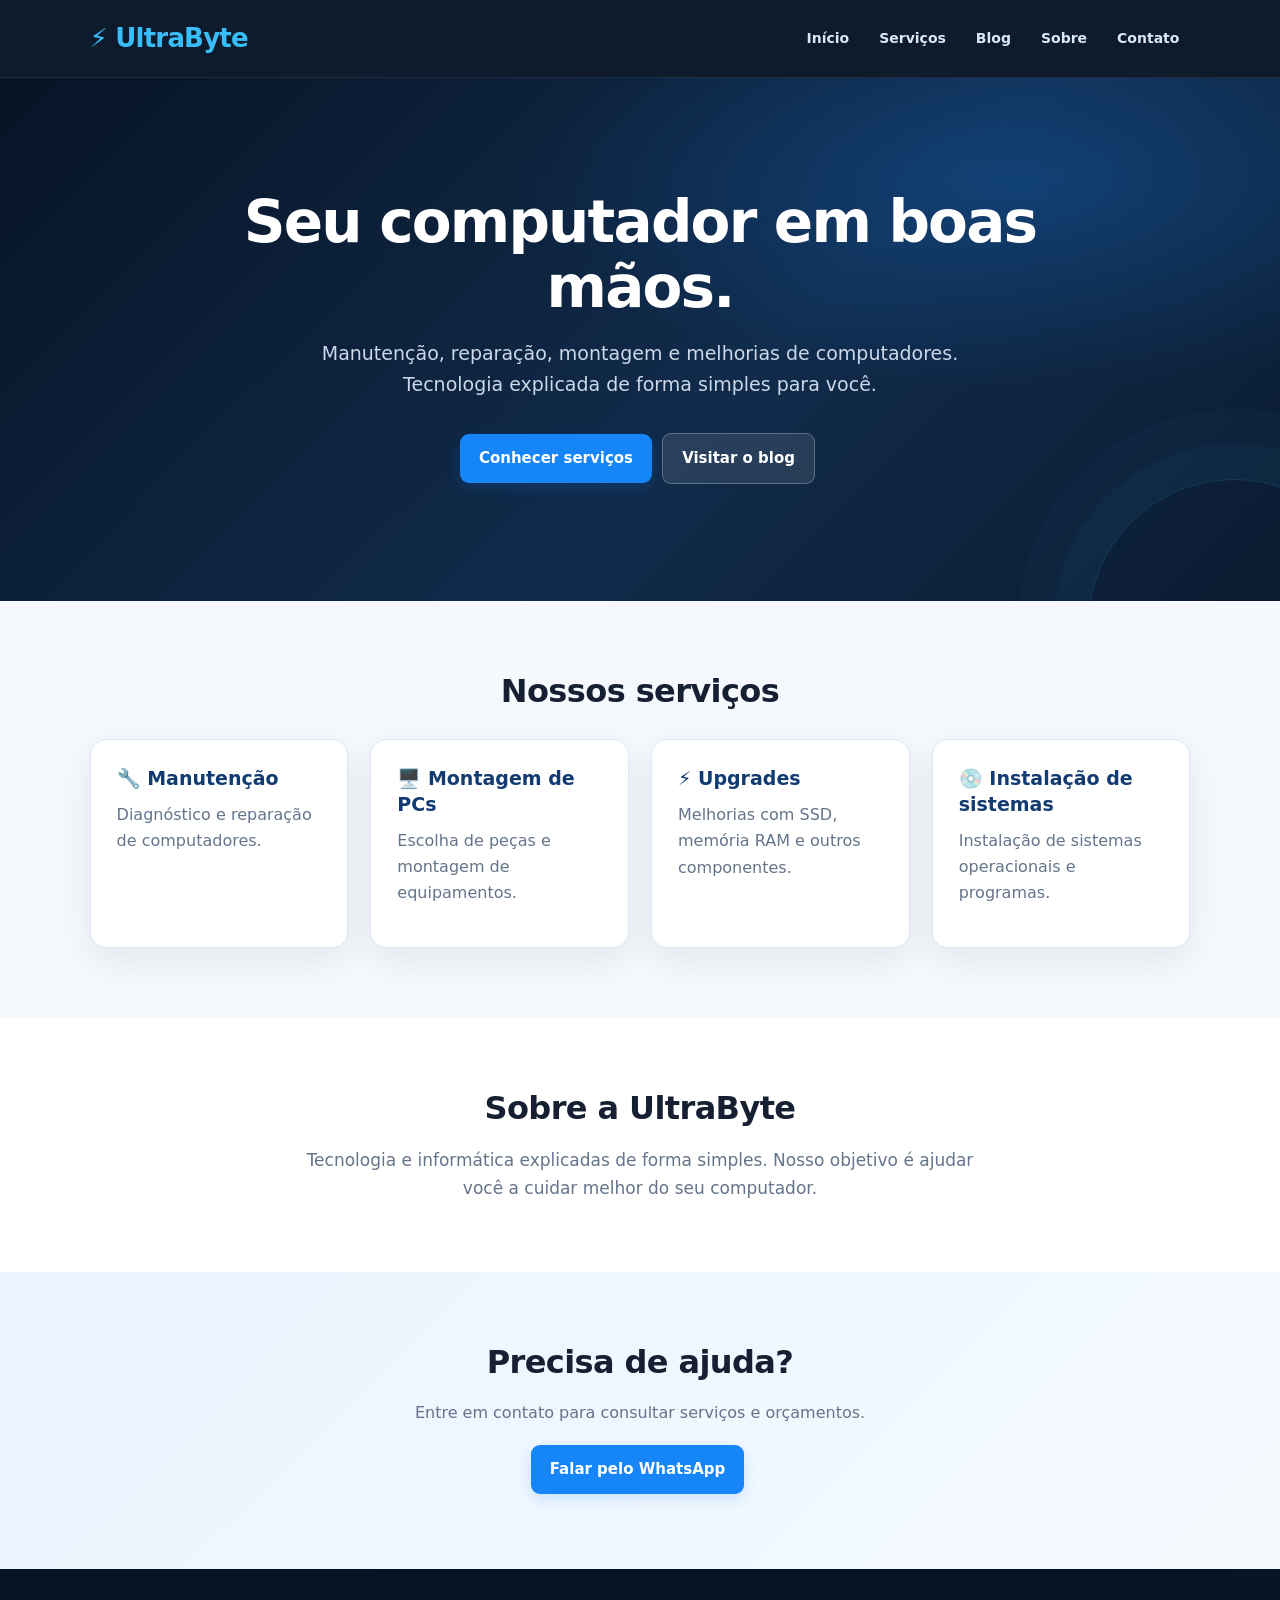
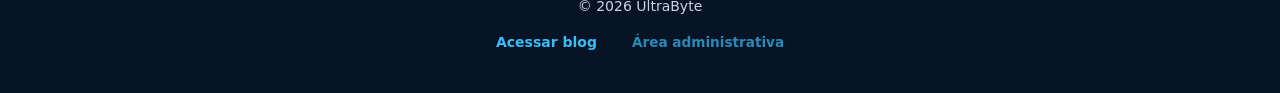
<file: index.html>
<!DOCTYPE html>
<html lang="pt-BR">
<head>
  <meta charset="UTF-8">
  <meta name="viewport" content="width=device-width, initial-scale=1">
  <title>UltraByte | Informática</title>
  <meta name="description" content="UltraByte: manutenção, reparação, montagem e melhoria de computadores.">
  <link rel="stylesheet" href="style.css">

  <style>
    /* Área administrativa integrada */
    #adminArea {
      max-width: 1000px;
      margin: 35px auto;
      padding: 20px;
      color: #eef3ff;
      background: #101a2d;
      border: 1px solid #2b3c59;
      border-radius: 14px;
    }

    #adminArea[hidden] { display: none; }

    #adminArea input,
    #adminArea textarea {
      display: block;
      width: 100%;
      box-sizing: border-box;
      margin: 7px 0 15px;
      padding: 12px;
      color: #fff;
      background: #091120;
      border: 1px solid #354765;
      border-radius: 8px;
      font: inherit;
    }

    #adminArea textarea {
      min-height: 220px;
      font-family: monospace;
    }

    #adminArea button {
      margin: 4px;
      padding: 10px 14px;
      cursor: pointer;
      border: 0;
      border-radius: 7px;
      font-weight: bold;
    }

    #adminArea .admin-primary {
      color: #061326;
      background: #69adff;
    }

    #adminArea .admin-secondary {
      color: #fff;
      background: #293954;
    }

    #adminArea .admin-delete {
      color: #fff;
      background: #8a2d40;
    }

    #adminStatus {
      padding: 10px;
      overflow-wrap: anywhere;
      border-radius: 7px;
      background: #091120;
    }

    #adminArticles {
      display: grid;
      gap: 10px;
    }

    .admin-article {
      display: flex;
      justify-content: space-between;
      align-items: center;
      flex-wrap: wrap;
      gap: 10px;
      padding: 12px;
      border: 1px solid #354765;
      border-radius: 8px;
    }

    .admin-article small {
      display: block;
      overflow-wrap: anywhere;
    }

    #adminArea .admin-grid {
      display: grid;
      grid-template-columns: 1fr 1fr;
      gap: 12px;
    }

    #adminArea label { font-weight: bold; }

    .admin-help {
      color: #aab9d3;
      font-size: .9rem;
    }

    .admin-hidden { display: none !important; }

    .admin-footer-link {
      font-size: .85rem;
      opacity: .7;
      text-decoration: none;
    }

    .admin-footer-link:hover {
      opacity: 1;
      text-decoration: underline;
    }

    @media (max-width: 600px) {
      #adminArea .admin-grid { grid-template-columns: 1fr; }
    }
  </style>
</head>

<body>
  <header class="topo">
    <a class="logo" href="index.html">⚡ UltraByte</a>
    <nav aria-label="Menu principal">
      <a href="index.html">Início</a>
      <a href="#servicos">Serviços</a>
      <a href="blog.html">Blog</a>
      <a href="#sobre">Sobre</a>
      <a href="#contato">Contato</a>
    </nav>
  </header>

  <main>
    <section class="hero" id="inicio">
      <h1>Seu computador em boas mãos.</h1>
      <p>Manutenção, reparação, montagem e melhorias de computadores. Tecnologia explicada de forma simples para você.</p>
      <a class="botao" href="#servicos">Conhecer serviços</a>
      <a class="botao secundario" href="blog.html">Visitar o blog</a>
    </section>

    <section id="servicos">
      <h2>Nossos serviços</h2>
      <div class="grade">
        <article class="card">
          <h3>🔧 Manutenção</h3>
          <p>Diagnóstico e reparação de computadores.</p>
        </article>
        <article class="card">
          <h3>🖥️ Montagem de PCs</h3>
          <p>Escolha de peças e montagem de equipamentos.</p>
        </article>
        <article class="card">
          <h3>⚡ Upgrades</h3>
          <p>Melhorias com SSD, memória RAM e outros componentes.</p>
        </article>
        <article class="card">
          <h3>💿 Instalação de sistemas</h3>
          <p>Instalação de sistemas operacionais e programas.</p>
        </article>
      </div>
    </section>

    <section class="sobre" id="sobre">
      <h2>Sobre a UltraByte</h2>
      <p>Tecnologia e informática explicadas de forma simples. Nosso objetivo é ajudar você a cuidar melhor do seu computador.</p>
    </section>

    <section class="contato" id="contato">
      <h2>Precisa de ajuda?</h2>
      <p>Entre em contato para consultar serviços e orçamentos.</p>
      <a class="botao" href="https://wa.me/5511999999999"
         target="_blank" rel="noopener noreferrer">
        Falar pelo WhatsApp
      </a>
    </section>

    <!-- PAINEL ADMINISTRATIVO NO MESMO INDEX -->
    <section id="adminArea" hidden>
      <h2>⚙️ Área administrativa UltraByte</h2>
      <p id="adminStatus" role="status" aria-live="polite">
        Painel pronto para uso. Faça login abaixo.
      </p>

      <div id="adminLogin">
        <h3>Entrar no painel</h3>
        <p class="admin-help">
          Use a senha administrativa configurada no Worker.
          Não coloque seu token GitHub aqui.
        </p>

        <form id="adminLoginForm">
          <label for="adminPassword">Senha administrativa</label>
          <input id="adminPassword" type="password"
                 autocomplete="current-password" required>
          <button class="admin-primary" type="submit">Entrar</button>
        </form>
      </div>

      <div id="adminDashboard" class="admin-hidden">
        <div style="display:flex;gap:8px;flex-wrap:wrap;align-items:center;justify-content:space-between">
          <h3>Artigos HTML</h3>
          <div>
            <button class="admin-secondary" id="adminRefresh" type="button">Atualizar</button>
            <button class="admin-secondary" id="adminLogout" type="button">Sair</button>
          </div>
        </div>

        <div id="adminArticles"></div>

        <hr style="margin:25px 0;border-color:#354765">

        <h3 id="adminFormTitle">Criar artigo</h3>
        <form id="adminArticleForm">
          <div class="admin-grid">
            <div>
              <label for="adminSlug">Nome do arquivo</label>
              <input id="adminSlug" placeholder="guia-de-informatica"
                     pattern="[a-z0-9]+(?:-[a-z0-9]+)*"
                     maxlength="100" required>
              <p class="admin-help">Será salvo como artigos/nome-do-arquivo.html</p>
            </div>
            <div>
              <label for="adminTitle">Título do artigo</label>
              <input id="adminTitle" maxlength="180" required>
            </div>
          </div>

          <label for="adminHtml">Conteúdo HTML</label>
          <textarea id="adminHtml" spellcheck="false"
                    placeholder="Escreva ou cole o HTML do artigo aqui..."
                    required></textarea>

          <div>
            <button class="admin-primary" id="adminSave" type="submit">
              Salvar artigo no GitHub
            </button>
            <button class="admin-secondary" id="adminNew" type="button">
              Novo artigo
            </button>
          </div>
        </form>
        <p class="admin-help">
          As alterações são gravadas no repositório pelo Worker.
          A atualização pública do GitHub Pages pode levar alguns minutos.
        </p>
      </div>
    </section>
  </main>

  <footer>
    <p>© <span id="ano"></span> UltraByte</p>
    <a href="blog.html">Acessar blog</a>
    <a href="#adminArea" id="openAdmin" class="admin-footer-link">
      Área administrativa
    </a>
  </footer>

  <script src="script.js"></script>

  <script>
    const ADMIN_API = "https://ultrabytes.marcos15camposaraujo.workers.dev";
    const ADMIN_SESSION_KEY = "ultrabyte_admin_session";

    let adminEditingSlug = null;

    const adminEl = id => document.getElementById(id);

    function adminStatus(message, error = false) {
      adminEl("adminStatus").textContent = message;
      adminEl("adminStatus").style.borderColor =
        error ? "#ff7272" : "#354765";
    }

    function adminSetLoggedIn(loggedIn) {
      adminEl("adminLogin").classList.toggle("admin-hidden", loggedIn);
      adminEl("adminDashboard").classList.toggle("admin-hidden", !loggedIn);
    }

    async function adminApi(path, options = {}) {
      if (ADMIN_API.includes("SUBSTITUA-PELO-SEU-WORKER") ||
          !ADMIN_API.startsWith("https://")) {
        throw new Error("Configure a URL HTTPS do Cloudflare Worker neste index.html.");
      }

      const headers = new Headers(options.headers || {});
      headers.set("Content-Type", "application/json");

      const token = sessionStorage.getItem(ADMIN_SESSION_KEY);
      if (token) headers.set("Authorization", "Bearer " + token);

      const response = await fetch(
        ADMIN_API.replace(/\/+$/, "") + path,
        { ...options, headers }
      );

      const data = await response.json().catch(() => ({}));

      if (response.status === 401 && path !== "/api/login") {
        sessionStorage.removeItem(ADMIN_SESSION_KEY);
        adminSetLoggedIn(false);
      }

      if (!response.ok) {
        throw new Error(data.error || "Erro ao comunicar com a API.");
      }

      return data;
    }

    function adminTextElement(tag, text) {
      const element = document.createElement(tag);
      element.textContent = text;
      return element;
    }

    async function adminLoadArticles() {
      try {
        const data = await adminApi("/api/articles");
        const list = adminEl("adminArticles");
        list.replaceChildren();

        if (!Array.isArray(data.articles) || data.articles.length === 0) {
          list.append(adminTextElement("p", "Nenhum artigo encontrado."));
          adminStatus("Lista carregada.");
          return;
        }

        for (const article of data.articles) {
          const row = document.createElement("div");
          row.className = "admin-article";

          const info = document.createElement("div");
          info.append(adminTextElement("strong", article.title || article.slug));
          info.append(adminTextElement("small", article.path || article.slug + ".html"));

          const buttons = document.createElement("div");

          const edit = adminTextElement("button", "Editar");
          edit.type = "button";
          edit.className = "admin-secondary";
          edit.addEventListener("click", () => adminEditArticle(article.slug));

          const remove = adminTextElement("button", "Excluir");
          remove.type = "button";
          remove.className = "admin-delete";
          remove.addEventListener("click", () => adminDeleteArticle(article.slug));

          buttons.append(edit, remove);
          row.append(info, buttons);
          list.append(row);
        }

        adminStatus("Lista de artigos atualizada.");
      } catch (error) {
        adminStatus(error.message, true);
      }
    }

    async function adminEditArticle(slug) {
      try {
        const article = await adminApi(
          "/api/articles/" + encodeURIComponent(slug)
        );

        adminEditingSlug = article.slug;
        adminEl("adminSlug").value = article.slug;
        adminEl("adminTitle").value = article.title || article.slug;
        adminEl("adminHtml").value = article.html || "";
        adminEl("adminFormTitle").textContent = "Editar artigo";

        adminEl("adminArticleForm").scrollIntoView({
          behavior: "smooth",
          block: "start"
        });

        adminStatus("Artigo carregado para edição.");
      } catch (error) {
        adminStatus(error.message, true);
      }
    }

    async function adminDeleteArticle(slug) {
      if (!confirm('Deseja excluir "' + slug + '.html" do repositório?')) return;

      try {
        await adminApi(
          "/api/articles/" + encodeURIComponent(slug),
          { method: "DELETE" }
        );

        if (adminEditingSlug === slug) adminResetForm();

        adminStatus("Artigo excluído do GitHub.");
        await adminLoadArticles();
      } catch (error) {
        adminStatus(error.message, true);
      }
    }

    function adminResetForm() {
      adminEditingSlug = null;
      adminEl("adminArticleForm").reset();
      adminEl("adminFormTitle").textContent = "Criar artigo";
    }

    adminEl("openAdmin").addEventListener("click", () => {
      adminEl("adminArea").hidden = false;
      adminEl("adminArea").scrollIntoView({ behavior: "smooth" });
    });

    adminEl("adminLoginForm").addEventListener("submit", async event => {
      event.preventDefault();

      try {
        const result = await adminApi("/api/login", {
          method: "POST",
          body: JSON.stringify({
            password: adminEl("adminPassword").value
          })
        });

        sessionStorage.setItem(ADMIN_SESSION_KEY, result.token);
        adminEl("adminPassword").value = "";
        adminSetLoggedIn(true);
        adminStatus("Login realizado.");
        await adminLoadArticles();
      } catch (error) {
        adminStatus(error.message, true);
      }
    });

    adminEl("adminLogout").addEventListener("click", () => {
      sessionStorage.removeItem(ADMIN_SESSION_KEY);
      adminSetLoggedIn(false);
      adminResetForm();
      adminStatus("Você saiu do painel.");
    });

    adminEl("adminRefresh").addEventListener("click", adminLoadArticles);
    adminEl("adminNew").addEventListener("click", adminResetForm);

    adminEl("adminArticleForm").addEventListener("submit", async event => {
      event.preventDefault();

      const slug = adminEl("adminSlug").value.trim();
      const title = adminEl("adminTitle").value.trim();
      const html = adminEl("adminHtml").value;

      if (!/^[a-z0-9]+(?:-[a-z0-9]+)*$/.test(slug)) {
        adminStatus("Use letras minúsculas, números e hífens no nome do arquivo.", true);
        return;
      }

      const saveButton = adminEl("adminSave");
      saveButton.disabled = true;

      try {
        await adminApi(
          "/api/articles/" + encodeURIComponent(slug),
          {
            method: "PUT",
            body: JSON.stringify({
              title,
              html,
              previousSlug: adminEditingSlug
            })
          }
        );

        adminEditingSlug = slug;
        adminEl("adminFormTitle").textContent = "Editar artigo";
        adminStatus("Artigo salvo no GitHub. Aguarde a publicação do site.");
        await adminLoadArticles();
      } catch (error) {
        adminStatus(error.message, true);
      } finally {
        saveButton.disabled = false;
      }
    });

    if (sessionStorage.getItem(ADMIN_SESSION_KEY)) {
      adminSetLoggedIn(true);
      adminLoadArticles();
    } else {
      adminSetLoggedIn(false);
    }
  </script>
</body>
</html>
</file>
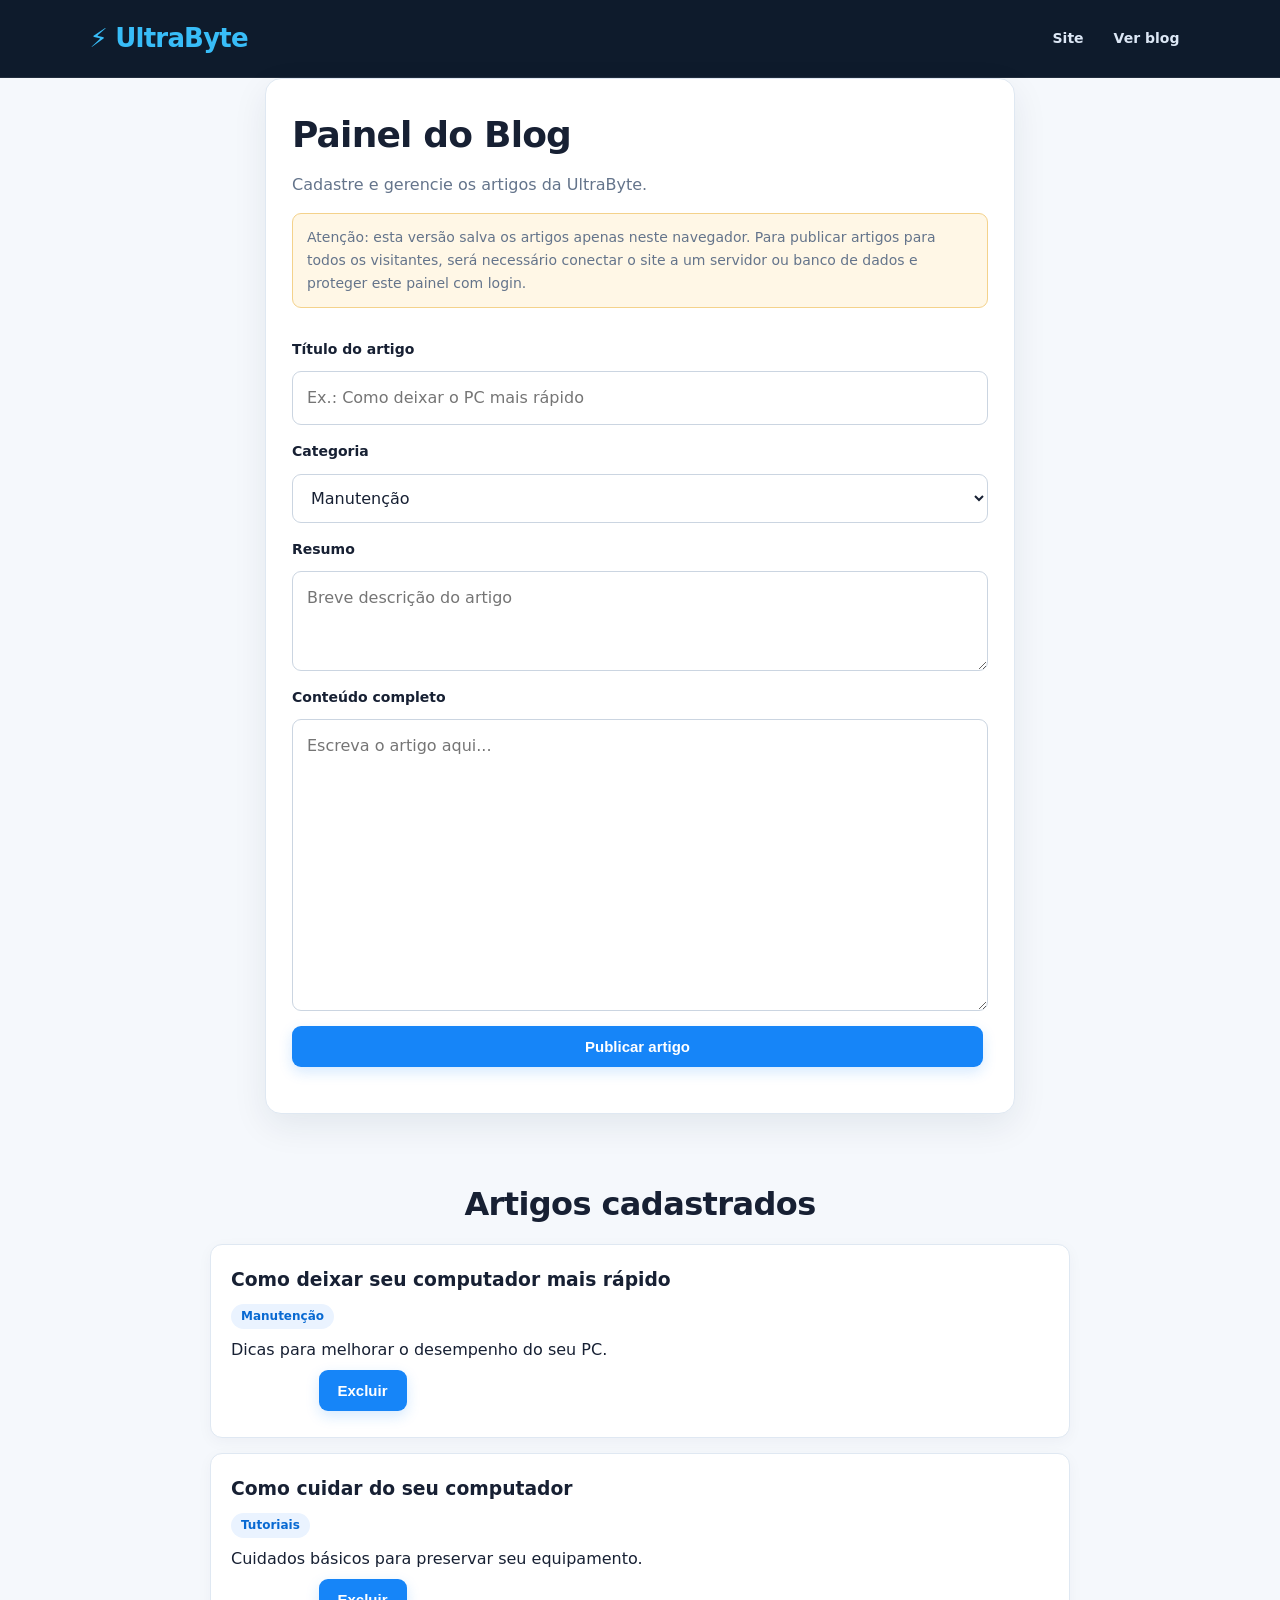
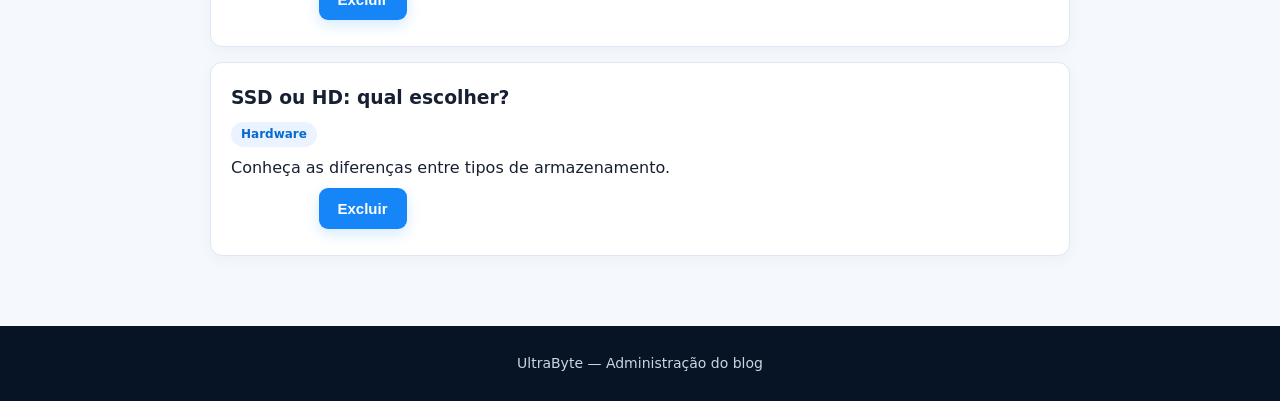
<file: admin.html>
<!DOCTYPE html>
<html lang="pt-BR">
<head>
  <meta charset="UTF-8">
  <meta name="viewport" content="width=device-width, initial-scale=1">
  <title>Painel do Blog | UltraByte</title>
  <link rel="stylesheet" href="style.css">
</head>
<body>
  <header class="topo">
    <a class="logo" href="index.html">⚡ UltraByte</a>
    <nav><a href="index.html">Site</a><a href="blog.html">Ver blog</a></nav>
  </header>
  <main class="admin">
    <section class="painel">
      <h1>Painel do Blog</h1><p>Cadastre e gerencie os artigos da UltraByte.</p><p class="aviso-admin">Atenção: esta versão salva os artigos apenas neste navegador. Para publicar artigos para todos os visitantes, será necessário conectar o site a um servidor ou banco de dados e proteger este painel com login.</p>
      <form id="formArtigo">
        <input type="hidden" id="artigoId">
        <label for="titulo">Título do artigo</label>
        <input id="titulo" required maxlength="120" placeholder="Ex.: Como deixar o PC mais rápido">
        <label for="categoria">Categoria</label>
        <select id="categoria" required>
          <option value="Manutenção">Manutenção</option><option value="Hardware">Hardware</option>
          <option value="Informática">Informática</option><option value="Segurança">Segurança digital</option>
          <option value="Tutoriais">Tutoriais</option>
        </select>
        <label for="resumo">Resumo</label>
        <textarea id="resumo" required maxlength="250" placeholder="Breve descrição do artigo"></textarea>
        <label for="conteudo">Conteúdo completo</label>
        <textarea id="conteudo" required rows="10" placeholder="Escreva o artigo aqui..."></textarea>
        <button class="botao" type="submit" id="salvarArtigo">Publicar artigo</button>
        <button class="botao secundario" type="button" id="cancelarEdicao" hidden>Cancelar edição</button>
      </form>
      <p id="mensagem" role="status"></p>
    </section>
    <section><h2>Artigos cadastrados</h2><div id="listaAdmin" class="lista-admin"></div></section>
  </main>
  <footer><p>UltraByte — Administração do blog</p></footer>
  <script src="script.js"></script>
</body>
</html>
</file>
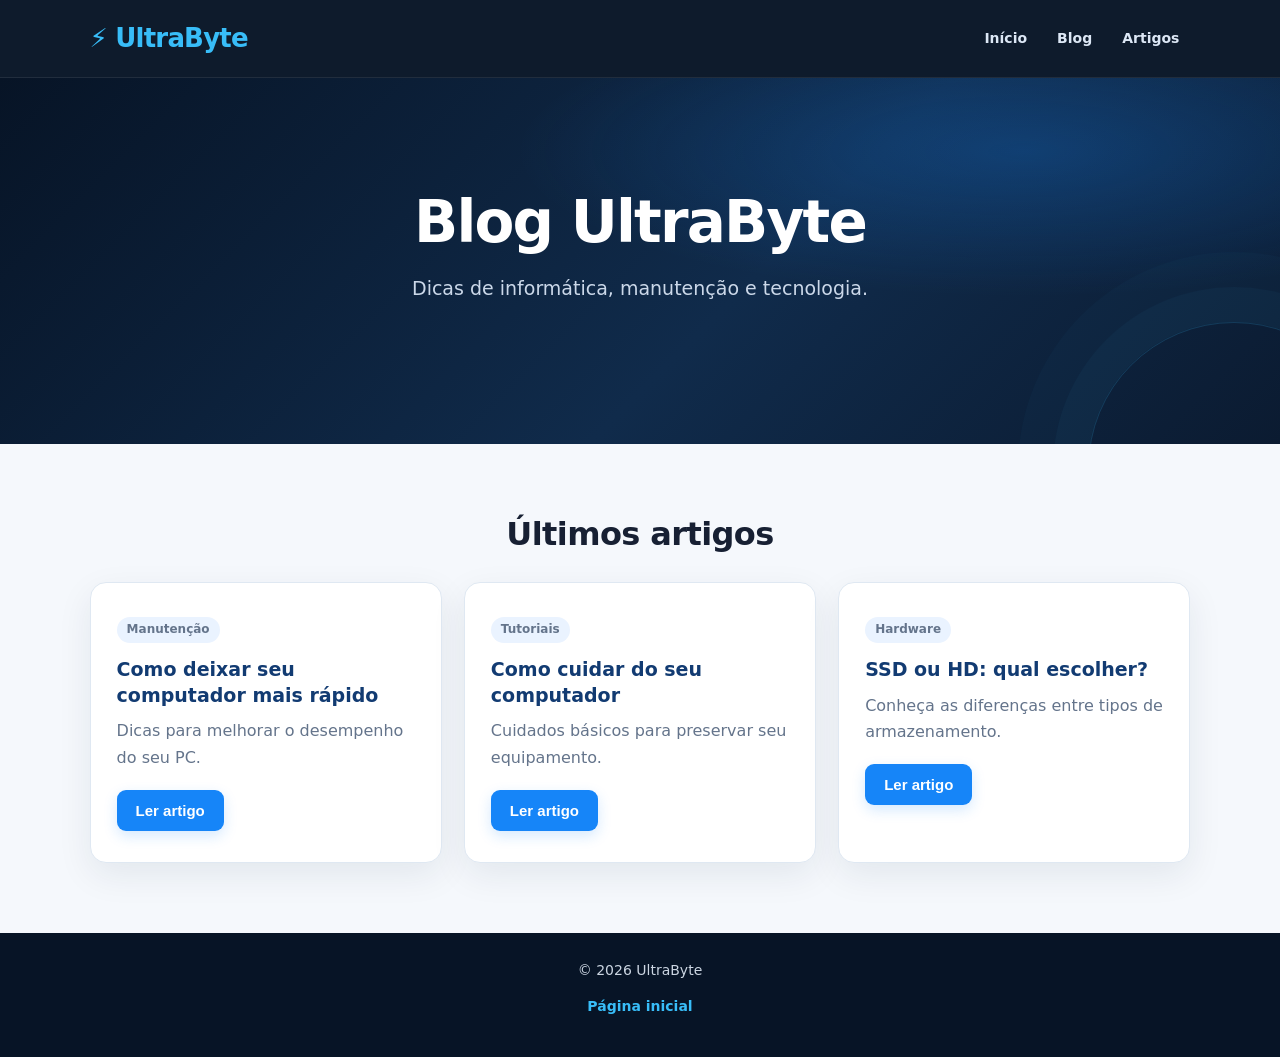
<file: blog.html>
<!DOCTYPE html>
<html lang="pt-BR">
<head>
  <meta charset="UTF-8">
  <meta name="viewport" content="width=device-width, initial-scale=1">
  <title>Blog | UltraByte</title>
  <link rel="stylesheet" href="style.css">
</head>
<body>
  <header class="topo">
    <a class="logo" href="index.html">⚡ UltraByte</a>
    <nav><a href="index.html">Início</a><a href="blog.html">Blog</a><a href="#artigos">Artigos</a></nav>
  </header>
  <main>
    <section class="hero"><h1>Blog UltraByte</h1><p>Dicas de informática, manutenção e tecnologia.</p></section>
    <section id="artigos">
      <h2>Últimos artigos</h2>
      <div id="listaArtigos" class="grade"></div>
      <article id="leitura" class="card leitura" hidden>
        <h2 id="tituloLeitura"></h2><p id="categoriaLeitura" class="categoria"></p>
        <div id="textoLeitura" class="texto-artigo"></div>
        <section class="comentarios" aria-labelledby="tituloComentarios">
          <h3 id="tituloComentarios">💬 Comentários</h3>
          <p class="ajuda-comentarios">Deixe sua opinião ou dúvida sobre este artigo.</p>
          <form id="formComentario" class="form-comentario">
            <label for="nomeComentario">Seu nome</label>
            <input id="nomeComentario" name="nome" maxlength="50" required placeholder="Como podemos te chamar?">
            <label for="textoComentario">Comentário</label>
            <textarea id="textoComentario" name="comentario" maxlength="1000" required placeholder="Escreva seu comentário..."></textarea>
            <button class="botao" type="submit">Publicar comentário</button>
            <p id="mensagemComentario" role="status" aria-live="polite"></p>
          </form>
          <div id="listaComentarios" class="lista-comentarios" aria-live="polite"></div>
        </section>
        <button class="botao" id="voltarArtigos">Voltar aos artigos</button>
      </article>
    </section>
  </main>
  <footer><p>© <span id="ano"></span> UltraByte</p><a href="index.html">Página inicial</a></footer>
  <script src="script.js"></script>
</body>
</html>
</file>
<file: style.css>
/* UltraByte — visual renovado */
:root{
  --fundo:#f5f8fc;--texto:#172033;--suave:#64748b;--escuro:#071426;
  --azul:#1685f8;--ciano:#38bdf8;--borda:#dfe8f2;--branco:#fff;
  --raio:16px;--sombra:0 12px 35px rgba(15,35,65,.08)
}
*{box-sizing:border-box;margin:0;padding:0}
html{scroll-behavior:smooth;scroll-padding-top:24px}
body{font-family:Inter,ui-sans-serif,system-ui,-apple-system,"Segoe UI",Arial,sans-serif;background:var(--fundo);color:var(--texto);line-height:1.65}
a{transition:color .2s ease,background .2s ease,transform .2s ease}
.topo{background:rgba(7,20,38,.97);color:#fff;padding:17px clamp(20px,7%,90px);display:flex;justify-content:space-between;align-items:center;gap:20px;flex-wrap:wrap;border-bottom:1px solid rgba(255,255,255,.08)}
.logo{color:var(--ciano);font-size:26px;font-weight:850;letter-spacing:-.8px;text-decoration:none;white-space:nowrap}
nav{display:flex;gap:8px;flex-wrap:wrap;align-items:center}
nav a,footer a{color:#dce7f5;text-decoration:none;padding:8px 11px;border-radius:8px;font-size:14px;font-weight:600}
nav a:hover,footer a:hover{color:var(--ciano);background:rgba(56,189,248,.09)}
.hero{position:relative;isolation:isolate;overflow:hidden;background:radial-gradient(ellipse at 80% 20%,rgba(22,133,248,.25),transparent 35%),linear-gradient(135deg,#071426 0%,#102b4b 58%,#0b1b31 100%);color:white;padding:clamp(64px,9vw,112px) 7%;text-align:center}
.hero:before{content:"";position:absolute;z-index:-1;width:290px;height:290px;border:1px solid rgba(56,189,248,.18);border-radius:50%;right:-100px;bottom:-170px;box-shadow:0 0 0 35px rgba(56,189,248,.035),0 0 0 70px rgba(56,189,248,.025)}
.hero h1{font-size:clamp(34px,5.5vw,58px);line-height:1.12;letter-spacing:-1.8px;max-width:850px;margin:0 auto 18px}
.hero p{margin:0 auto 28px;max-width:690px;color:#cbd8e9;font-size:clamp(16px,2vw,19px)}
section{padding:clamp(38px,6vw,70px) 7%}
section>h2,.sobre h2,.contato h2{font-size:clamp(25px,3vw,32px);line-height:1.25;letter-spacing:-.6px;margin-bottom:18px}
#servicos>h2,#artigos>h2{ text-align:center }
.grade{display:grid;grid-template-columns:repeat(auto-fit,minmax(min(100%,235px),1fr));gap:22px;margin-top:28px}
.card,.painel{background:var(--branco);padding:26px;border:1px solid var(--borda);border-radius:var(--raio);box-shadow:var(--sombra);min-width:0;transition:transform .2s ease,box-shadow .2s ease}
.grade .card:hover{transform:translateY(-4px);box-shadow:0 18px 38px rgba(15,35,65,.12)}
.card h3{color:#123b72;margin-bottom:10px;font-size:19px;line-height:1.35}
.card p{color:var(--suave);margin-bottom:14px;overflow-wrap:anywhere}
.botao{display:inline-flex;align-items:center;justify-content:center;gap:8px;background:var(--azul);color:white;padding:12px 19px;border:0;border-radius:9px;cursor:pointer;text-decoration:none;font-size:15px;font-weight:750;margin:5px 5px 5px 0;box-shadow:0 5px 14px rgba(22,133,248,.18);transition:transform .2s ease,background .2s ease}
.botao:hover{background:#0869d2;transform:translateY(-1px)}
.botao:active{transform:translateY(0)}
.botao.secundario{background:rgba(255,255,255,.1);border:1px solid rgba(255,255,255,.25);box-shadow:none}
button.secundario{background:#334155;color:#fff;border:0}
.sobre{background:white;text-align:center}
.sobre p{max-width:700px;margin:auto;color:var(--suave);font-size:17px}
.contato{background:linear-gradient(135deg,#eaf3ff,#f5faff);text-align:center}
.contato p{color:var(--suave);margin-bottom:14px}
footer{background:var(--escuro);color:white;padding:26px 20px;text-align:center}
footer p{color:#cbd5e1;font-size:14px}
footer a{display:inline-block;margin:5px 4px;color:var(--ciano)}
.admin{max-width:1000px;margin:auto}
.admin>section>h2{text-align:center}
.painel{max-width:750px;margin:0 auto}
.painel h1{font-size:clamp(27px,4vw,36px);letter-spacing:-.8px;margin-bottom:8px}
.painel>p{color:var(--suave)}
.painel form{display:grid;gap:10px;margin-top:25px}
input,select,textarea{width:100%;padding:13px 14px;border:1px solid #cbd5e1;border-radius:9px;font:inherit;background:white;color:var(--texto);transition:border .2s,box-shadow .2s}
input:focus,select:focus,textarea:focus{outline:none;border-color:var(--azul);box-shadow:0 0 0 3px rgba(22,133,248,.13)}
textarea{resize:vertical;min-height:100px}
label{font-weight:750;font-size:14px;margin-top:5px}
.lista-admin{display:grid;gap:15px;margin-top:20px}
.item-admin{background:white;border:1px solid var(--borda);border-radius:12px;padding:20px;overflow-wrap:anywhere;box-shadow:0 4px 15px rgba(15,35,65,.04)}
.categoria{display:inline-block;color:#0869d2;background:#eaf3ff;border-radius:999px;padding:3px 10px;font-size:12px;font-weight:750;margin:8px 0}
.texto-artigo{white-space:pre-wrap;overflow-wrap:anywhere;margin:20px 0;color:#334155;line-height:1.85}
.leitura{max-width:850px;margin:30px auto 0}
#mensagem{margin-top:15px;color:#166534;font-weight:650}
[hidden]{display:none!important}
:focus-visible{outline:3px solid #38bdf8;outline-offset:3px}
@media(max-width:650px){
 .topo{justify-content:center;padding:16px 5%}
 nav{justify-content:center;gap:3px}
 nav a{padding:7px 8px;font-size:13px}
 section{padding:38px 5%}
 .hero{padding:58px 5%}
 .hero h1{letter-spacing:-1px}
 .card,.painel{padding:20px}
 .botao{padding:11px 15px}
}
@media(prefers-reduced-motion:reduce){html{scroll-behavior:auto}*,*::before,*::after{transition:none!important;animation:none!important}}

.aviso-admin{margin-top:14px;padding:12px 14px;border-radius:9px;background:#fff7e6;border:1px solid #f4d28b;color:#7c4a03;font-size:14px}


/* Comentários do blog */
.comentarios{padding:24px 0 10px;margin:24px 0;border-top:1px solid var(--borda)}
.comentarios h3{font-size:23px;color:#123b72;margin-bottom:4px}
.ajuda-comentarios{color:var(--suave);margin-bottom:16px}
.form-comentario{display:grid;gap:9px;max-width:680px;margin:16px 0 24px}
.form-comentario label{margin-top:5px}
.form-comentario textarea{min-height:110px}
#mensagemComentario{color:#166534;font-weight:650;min-height:1.4em}
.lista-comentarios{display:grid;gap:12px;margin-top:18px}
.comentario-item{background:#f7faff;border:1px solid var(--borda);border-radius:12px;padding:16px;overflow-wrap:anywhere}
.comentario-item p{white-space:pre-wrap;margin:8px 0 0;color:#334155}
.comentario-topo{display:flex;align-items:center;justify-content:space-between;gap:12px;flex-wrap:wrap}
.comentario-topo strong{color:#123b72}
.data-comentario{font-size:12px;color:var(--suave)}
.sem-comentarios{color:var(--suave);font-size:14px}
</file>
